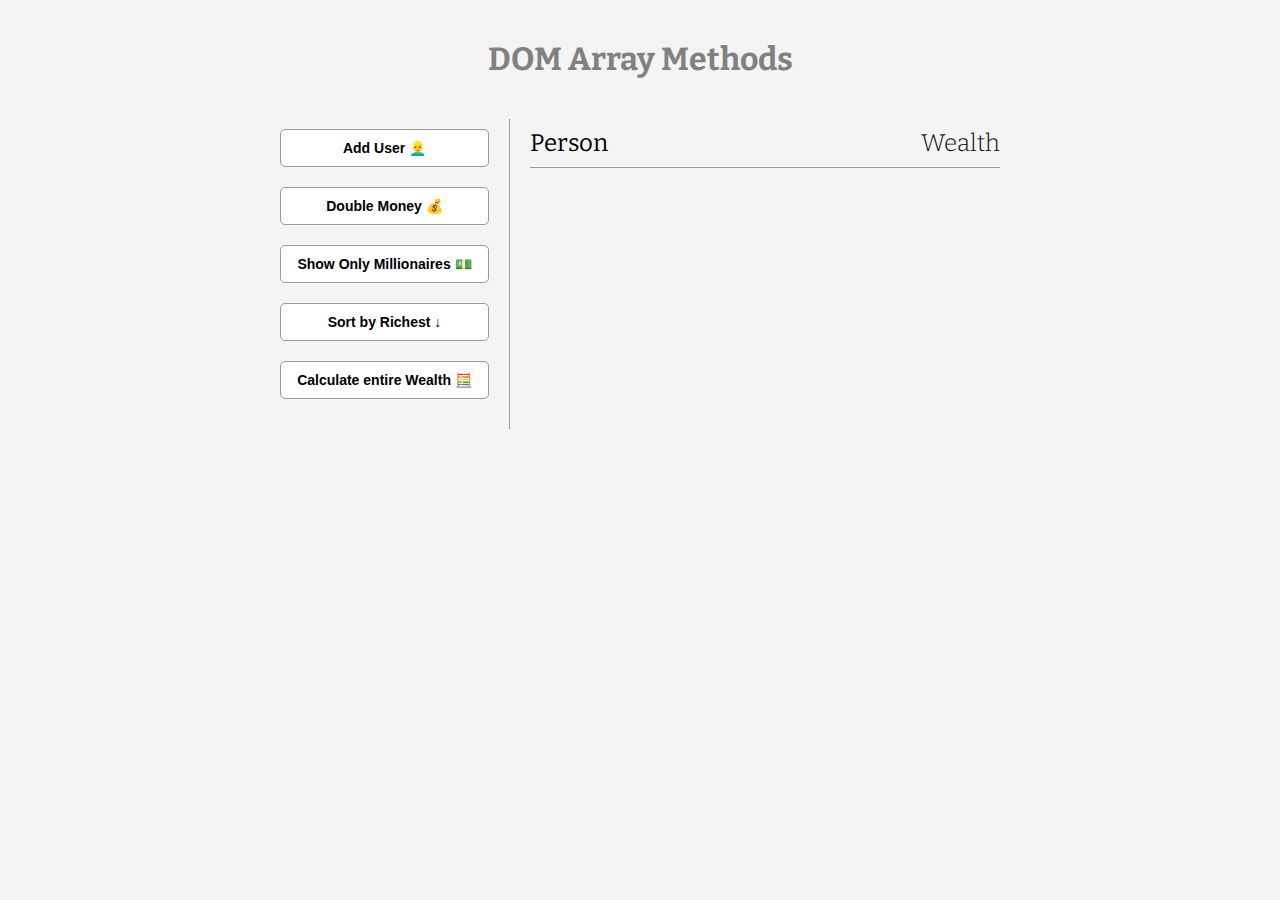
<file: array-methods/index.html>
<!DOCTYPE html>
<html lang="en">
  <head>
    <meta charset="UTF-8" />
    <meta name="viewport" content="width=device-width, initial-scale=1.0" />
    <meta http-equiv="X-UA-Compatible" content="ie=edge" />
    <link rel="stylesheet" href="style.css" />
    <title>DOM Array Methods</title>
  </head>
  <body>
    <h1>DOM Array Methods</h1>

    <div class="container">
      <aside>
        <button id="add-user">Add User 👱‍♂️</button>
        <button id="double">Double Money 💰</button>
        <button id="show-millionaires">Show Only Millionaires 💵</button>
        <button id="sort">Sort by Richest ↓</button>
        <button id="calculate-wealth">Calculate entire Wealth 🧮</button>
      </aside>

      <main id="main">
        <h2><strong>Person</strong> Wealth</h2>
      </main>
    </div>

    <script src="script.js"></script>
  </body>
</html>
</file>
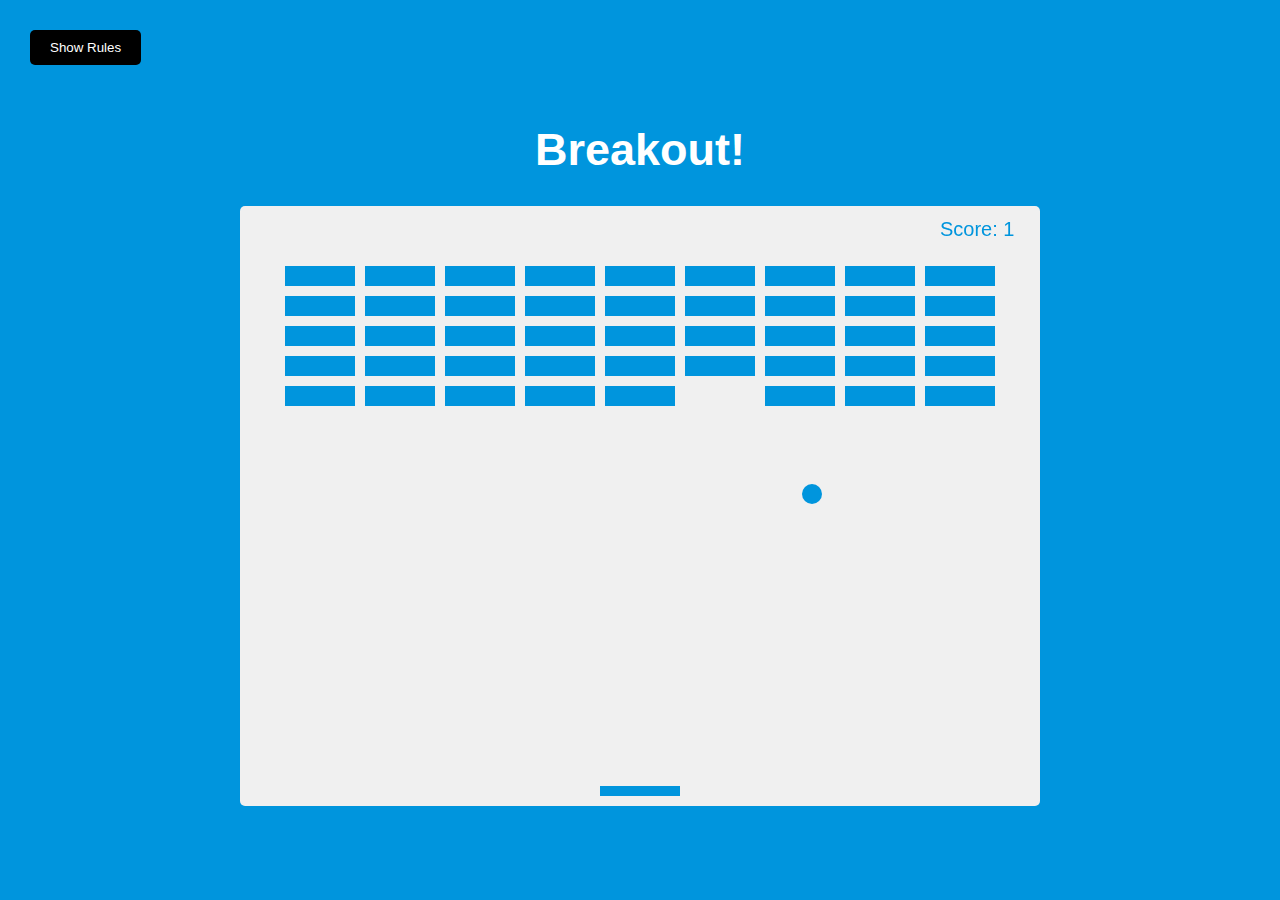
<file: breakout-game/index.html>
<!DOCTYPE html>
<html lang="en">
  <head>
    <meta charset="UTF-8" />
    <meta name="viewport" content="width=device-width, initial-scale=1.0" />
    <meta http-equiv="X-UA-Compatible" content="ie=edge" />
    <link rel="stylesheet" href="style.css" />
    <title>Breakout!</title>
  </head>
  <body>
    <h1>Breakout!</h1>
    <button id="rules-btn" class="btn rules-btn">Show Rules</button>
    <div id="rules" class="rules">
      <h2>How To Play:</h2>
      <p>
        Use your right and left keys to move the paddle to bounce the ball up
        and break the blocks.
      </p>
      <p>If you miss the ball, your score and the blocks will reset.</p>
      <button id="close-btn" class="btn">Close</button>
    </div>

    <canvas id="canvas" width="800" height="600"></canvas>

    <script src="script.js"></script>
  </body>
</html>
</file>
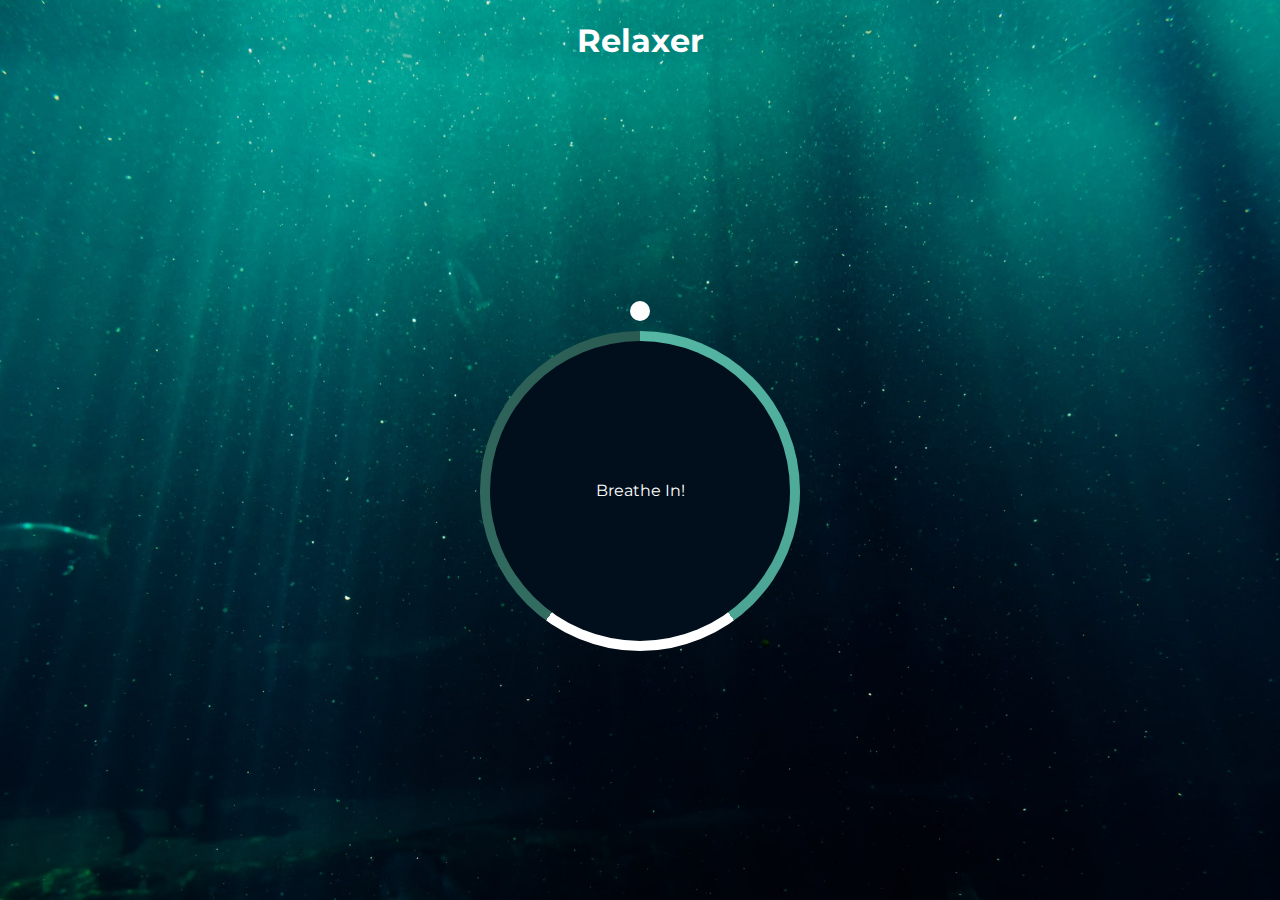
<file: breathing-app/index.html>
<!DOCTYPE html>
<html lang="en">
  <head>
    <meta charset="UTF-8" />
    <meta name="viewport" content="width=device-width, initial-scale=1.0" />
    <meta http-equiv="X-UA-Compatible" content="ie=edge" />
    <link rel="stylesheet" href="style.css" />
    <title>Relaxer</title>
  </head>
  <body>
    <h1>Relaxer</h1>

    <div class="container" id="container">
      <div class="circle"></div>

      <p id="text"></p>

      <div class="pointer-container">
        <span class="pointer"></span>
      </div>

      <div class="gradient-circle"></div>
    </div>

    <script src="script.js"></script>
  </body>
</html>
</file>
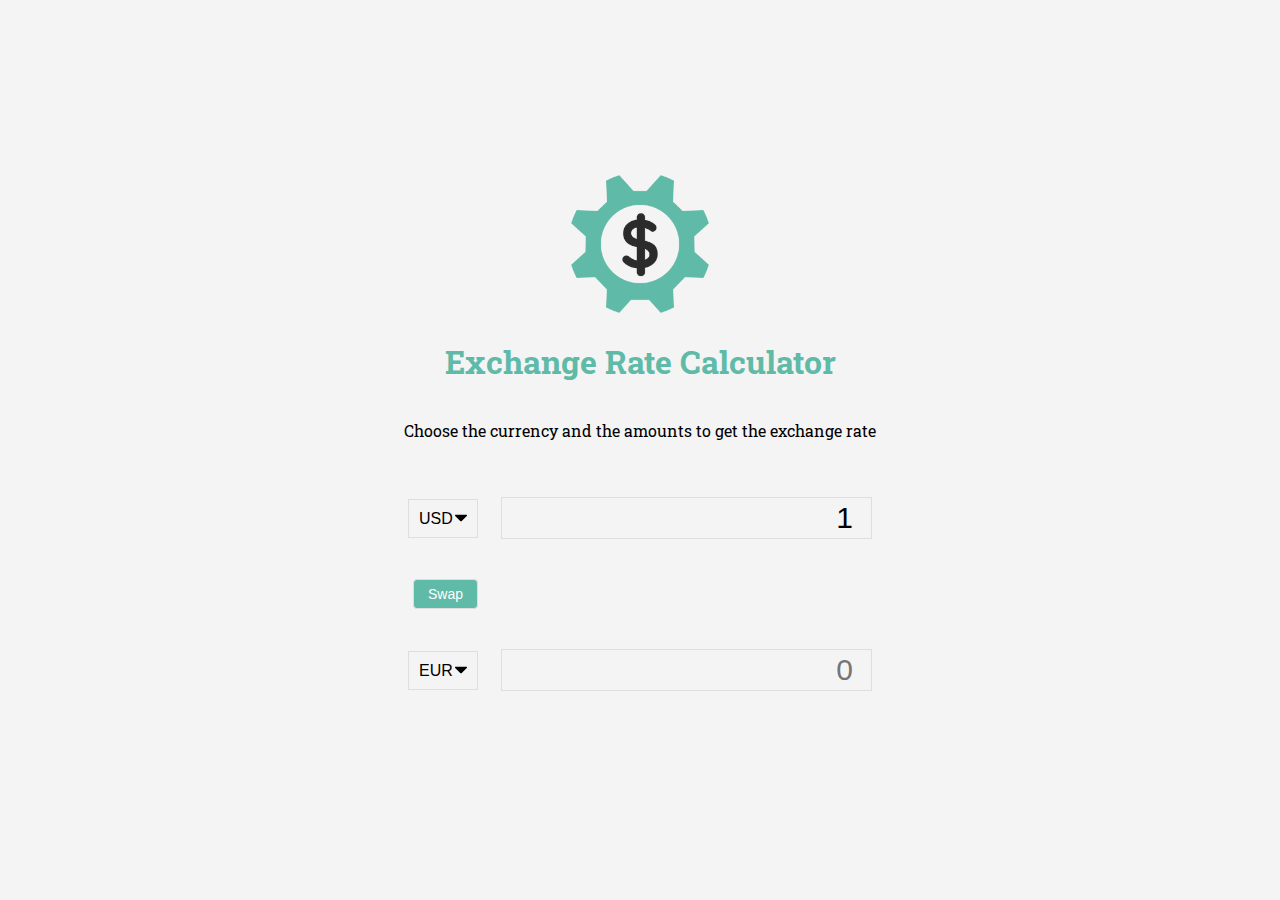
<file: exchange-rate-calculator/index.html>
<!DOCTYPE html>
<html lang="en">
  <head>
    <meta charset="UTF-8" />
    <meta name="viewport" content="width=device-width, initial-scale=1.0" />
    <meta http-equiv="X-UA-Compatible" content="ie=edge" />
    <title>Exchange Rate Calculator</title>
    <link rel="stylesheet" href="style.css" />
  </head>
  <body>
    <img src="img/money.png" alt="" class="money-img" />
    <h1>Exchange Rate Calculator</h1>
    <p>Choose the currency and the amounts to get the exchange rate</p>

    <div class="container">
      <div class="currency">
        <select id="currency-one">
          <option value="AED">AED</option>
          <option value="ARS">ARS</option>
          <option value="AUD">AUD</option>
          <option value="BGN">BGN</option>
          <option value="BRL">BRL</option>
          <option value="BSD">BSD</option>
          <option value="CAD">CAD</option>
          <option value="CHF">CHF</option>
          <option value="CLP">CLP</option>
          <option value="CNY">CNY</option>
          <option value="COP">COP</option>
          <option value="CZK">CZK</option>
          <option value="DKK">DKK</option>
          <option value="DOP">DOP</option>
          <option value="EGP">EGP</option>
          <option value="EUR">EUR</option>
          <option value="FJD">FJD</option>
          <option value="GBP">GBP</option>
          <option value="GTQ">GTQ</option>
          <option value="HKD">HKD</option>
          <option value="HRK">HRK</option>
          <option value="HUF">HUF</option>
          <option value="IDR">IDR</option>
          <option value="ILS">ILS</option>
          <option value="INR">INR</option>
          <option value="ISK">ISK</option>
          <option value="JPY">JPY</option>
          <option value="KRW">KRW</option>
          <option value="KZT">KZT</option>
          <option value="MXN">MXN</option>
          <option value="MYR">MYR</option>
          <option value="NOK">NOK</option>
          <option value="NZD">NZD</option>
          <option value="PAB">PAB</option>
          <option value="PEN">PEN</option>
          <option value="PHP">PHP</option>
          <option value="PKR">PKR</option>
          <option value="PLN">PLN</option>
          <option value="PYG">PYG</option>
          <option value="RON">RON</option>
          <option value="RUB">RUB</option>
          <option value="SAR">SAR</option>
          <option value="SEK">SEK</option>
          <option value="SGD">SGD</option>
          <option value="THB">THB</option>
          <option value="TRY">TRY</option>
          <option value="TWD">TWD</option>
          <option value="UAH">UAH</option>
          <option value="USD" selected>USD</option>
          <option value="UYU">UYU</option>
          <option value="VND">VND</option>
          <option value="ZAR">ZAR</option>
        </select>
        <input type="number" id="amount-one" placeholder="0" value="1" />
      </div>

      <div class="swap-rate-container">
        <button class="btn" id="swap">
          Swap
        </button>
        <div class="rate" id="rate"></div>
      </div>

      <div class="currency">
        <select id="currency-two">
          <option value="AED">AED</option>
          <option value="ARS">ARS</option>
          <option value="AUD">AUD</option>
          <option value="BGN">BGN</option>
          <option value="BRL">BRL</option>
          <option value="BSD">BSD</option>
          <option value="CAD">CAD</option>
          <option value="CHF">CHF</option>
          <option value="CLP">CLP</option>
          <option value="CNY">CNY</option>
          <option value="COP">COP</option>
          <option value="CZK">CZK</option>
          <option value="DKK">DKK</option>
          <option value="DOP">DOP</option>
          <option value="EGP">EGP</option>
          <option value="EUR" selected>EUR</option>
          <option value="FJD">FJD</option>
          <option value="GBP">GBP</option>
          <option value="GTQ">GTQ</option>
          <option value="HKD">HKD</option>
          <option value="HRK">HRK</option>
          <option value="HUF">HUF</option>
          <option value="IDR">IDR</option>
          <option value="ILS">ILS</option>
          <option value="INR">INR</option>
          <option value="ISK">ISK</option>
          <option value="JPY">JPY</option>
          <option value="KRW">KRW</option>
          <option value="KZT">KZT</option>
          <option value="MXN">MXN</option>
          <option value="MYR">MYR</option>
          <option value="NOK">NOK</option>
          <option value="NZD">NZD</option>
          <option value="PAB">PAB</option>
          <option value="PEN">PEN</option>
          <option value="PHP">PHP</option>
          <option value="PKR">PKR</option>
          <option value="PLN">PLN</option>
          <option value="PYG">PYG</option>
          <option value="RON">RON</option>
          <option value="RUB">RUB</option>
          <option value="SAR">SAR</option>
          <option value="SEK">SEK</option>
          <option value="SGD">SGD</option>
          <option value="THB">THB</option>
          <option value="TRY">TRY</option>
          <option value="TWD">TWD</option>
          <option value="UAH">UAH</option>
          <option value="USD">USD</option>
          <option value="UYU">UYU</option>
          <option value="VND">VND</option>
          <option value="ZAR">ZAR</option>
        </select>
        <input type="number" id="amount-two" placeholder="0" step="0.01" />
      </div>
    </div>

    <script src="script.js"></script>
  </body>
</html>
</file>
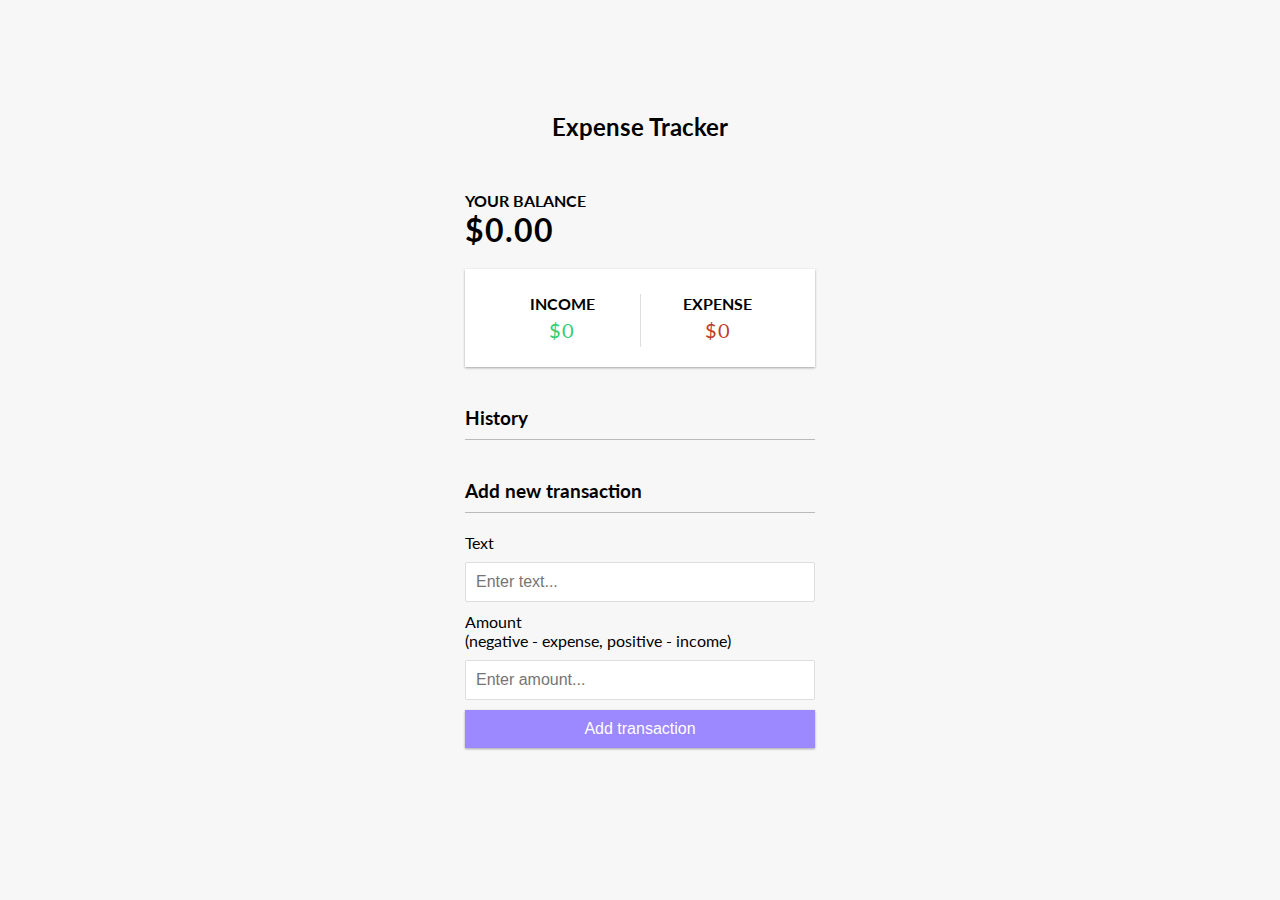
<file: expense-tracker/index.html>
<!DOCTYPE html>
<html lang="en">
  <head>
    <meta charset="UTF-8" />
    <meta name="viewport" content="width=device-width, initial-scale=1.0" />
    <meta http-equiv="X-UA-Compatible" content="ie=edge" />
    <link rel="stylesheet" href="style.css" />
    <title>Expense Tracker</title>
  </head>
  <body>
    <h2>Expense Tracker</h2>

    <div class="container">
      <h4>Your Balance</h4>
      <h1 id="balance">$0.00</h1>

      <div class="inc-exp-container">
        <div>
          <h4>Income</h4>
          <p id="money-plus" class="money plus">+$0.00</p>
        </div>
        <div>
          <h4>Expense</h4>
          <p id="money-minus" class="money minus">-$0.00</p>
        </div>
      </div>

      <h3>History</h3>
      <ul id="list" class="list"></ul>

      <h3>Add new transaction</h3>
      <form id="form">
        <div class="form-control">
          <label for="text">Text</label>
          <input type="text" id="text" placeholder="Enter text..." />
        </div>
        <div class="form-control">
          <label for="amount"
            >Amount <br />
            (negative - expense, positive - income)</label
          >
          <input type="number" id="amount" placeholder="Enter amount..." />
        </div>
        <button class="btn">Add transaction</button>
      </form>
    </div>

    <script src="script.js"></script>
  </body>
</html>
</file>
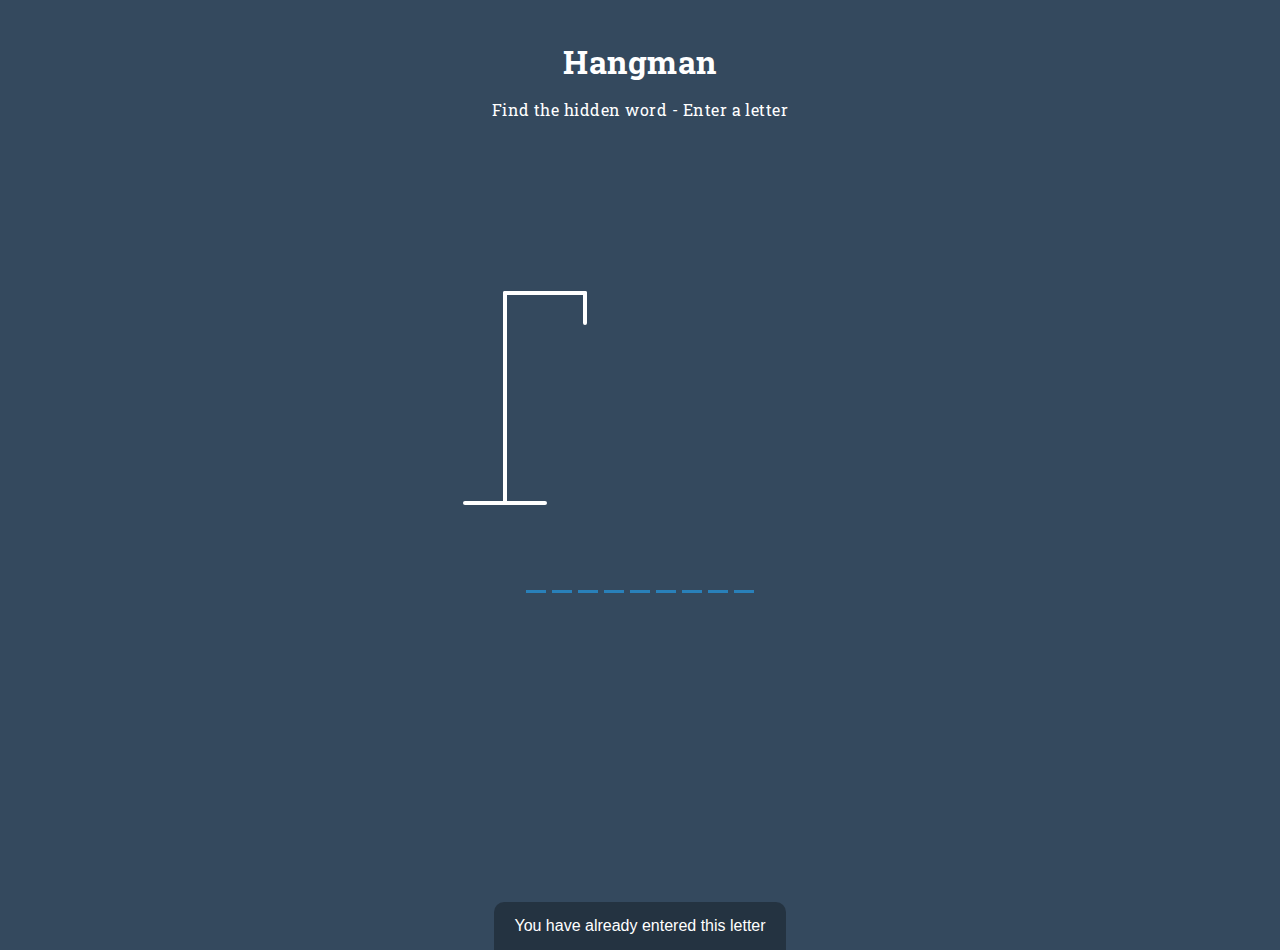
<file: hangman/index.html>
<!DOCTYPE html>
<html lang="en">
<head>
  <meta charset="UTF-8">
  <meta name="viewport" content="width=device-width, initial-scale=1.0">
  <meta http-equiv="X-UA-Compatible" content="ie=edge" />
  <link rel="stylesheet" href="style.css">
  <title>Hangman</title>
</head>
<body>
  <h1>Hangman</h1>
  <p>Find the hidden word - Enter a letter</p>
  <div class="game-container">
    <svg height="250" width="200" class="figure-container">
      <!-- Rod -->
      <line x1="60" y1="20" x2="140" y2="20" />
      <line x1="140" y1="20" x2="140" y2="50" />
      <line x1="60" y1="20" x2="60" y2="230" />
      <line x1="20" y1="230" x2="100" y2="230" />

      <!-- Head -->
      <circle cx="140" cy="70" r="20" class="figure-part" />
      <!-- Body -->
      <line x1="140" y1="90" x2="140" y2="150" class="figure-part" />
      <!-- Arms -->
      <line x1="140" y1="120" x2="120" y2="100" class="figure-part" />
      <line x1="140" y1="120" x2="160" y2="100" class="figure-part" />
      <!-- Legs -->
      <line x1="140" y1="150" x2="120" y2="180" class="figure-part" />
      <line x1="140" y1="150" x2="160" y2="180" class="figure-part" />
    </svg>

    <div class="wrong-letters-container">
      <div id="wrong-letters"></div>
    </div>

    <div class="word" id="word"></div>
  </div>

  <!-- Container for final message -->
  <div class="popup-container" id="popup-container">
    <div class="popup">
      <h2 id="final-message"></h2>
      <h3 id="final-message-reveal-word"></h3>
      <button id="play-button">Play Again</button>
    </div>
  </div>

  <!-- Notification -->
  <div class="notification-container" id="notification-container">
    <p>You have already entered this letter</p>
  </div>

  <script src="script.js"></script>
</body>
</html>
</file>
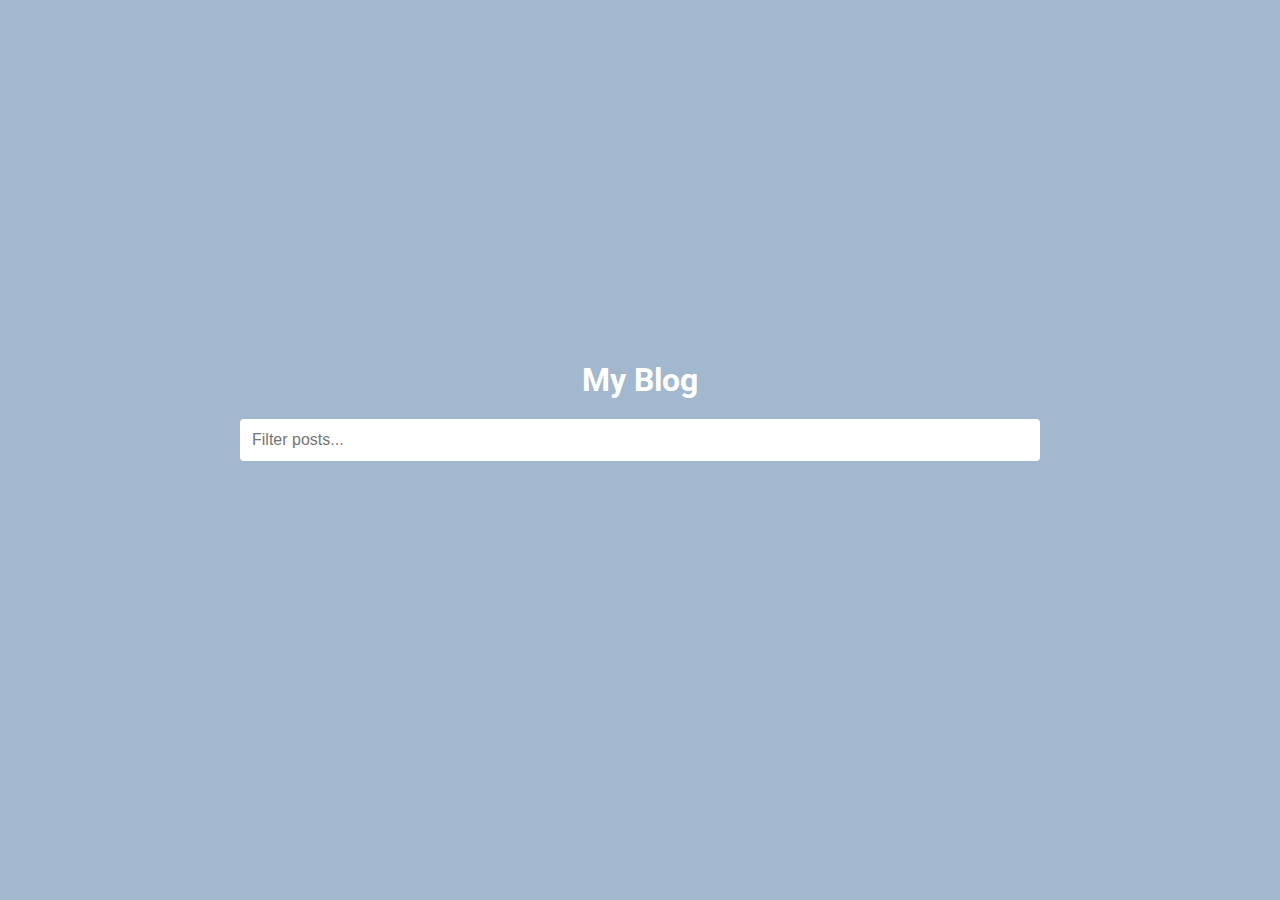
<file: infinite-scroll-blog/index.html>
<!DOCTYPE html>
<html lang="en">
  <head>
    <meta charset="UTF-8" />
    <meta name="viewport" content="width=device-width, initial-scale=1.0" />
    <meta http-equiv="X-UA-Compatible" content="ie=edge" />
    <link rel="stylesheet" href="style.css" />
    <title>My Blog</title>
  </head>
  <body>
    <h1>My Blog</h1>

    <div class="filter-container">
      <input
        type="text"
        id="filter"
        class="filter"
        placeholder="Filter posts..."
      />
    </div>

    <div id="posts-container"></div>

    <div class="loader">
      <div class="circle"></div>
      <div class="circle"></div>
      <div class="circle"></div>
    </div>

    <script src="script.js"></script>
  </body>
</html>
</file>
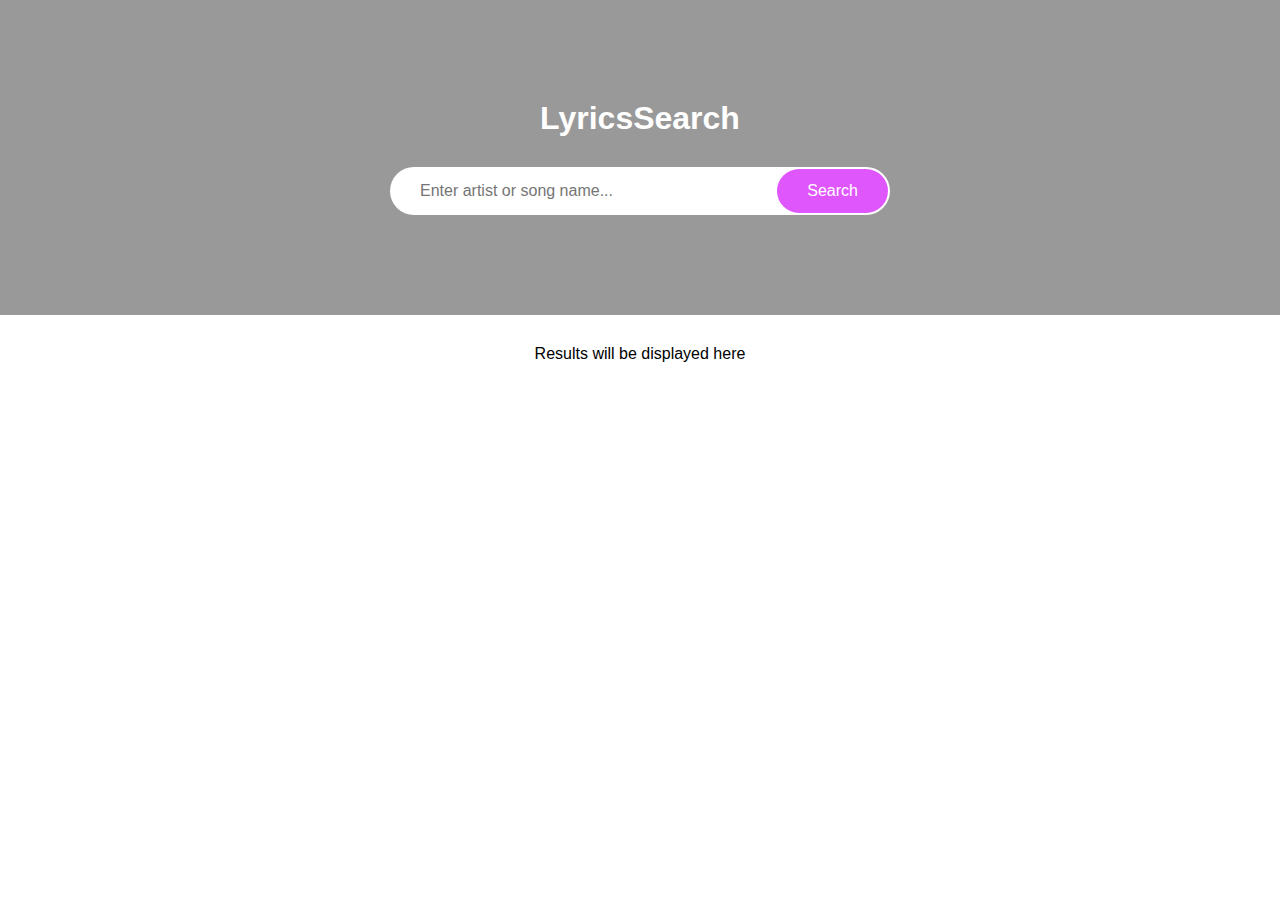
<file: lyrics-search/index.html>
<!DOCTYPE html>
<html lang="en">
  <head>
    <meta charset="UTF-8" />
    <meta name="viewport" content="width=device-width, initial-scale=1.0" />
    <meta http-equiv="X-UA-Compatible" content="ie=edge" />
    <link rel="stylesheet" href="style.css" />
    <title>LyricsSearch</title>
  </head>
  <body>
    <header>
      <h1>LyricsSearch</h1>

      <form id="form">
        <input
          type="text"
          id="search"
          placeholder="Enter artist or song name..."
        />
        <button>Search</button>
      </form>
    </header>

    <div id="result" class="container">
      <p>Results will be displayed here</p>
    </div>

    <div id="more" class="container centered"></div>

    <script src="script.js"></script>
  </body>
</html>
</file>
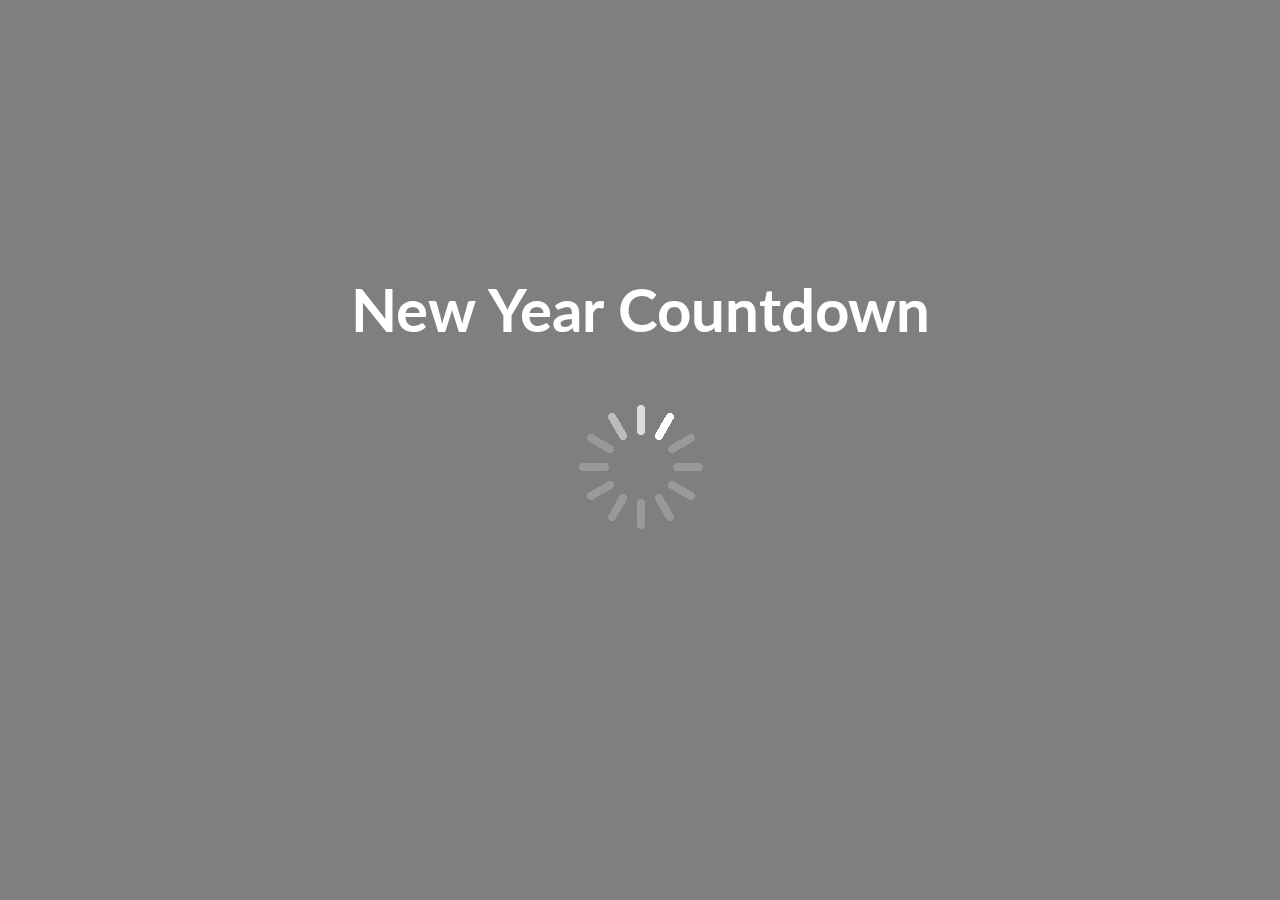
<file: new-year-countdown/index.html>
<!DOCTYPE html>
<html lang="en">
  <head>
    <meta charset="UTF-8" />
    <meta name="viewport" content="width=device-width, initial-scale=1.0" />
    <meta http-equiv="X-UA-Compatible" content="ie=edge" />
    <link rel="stylesheet" href="style.css" />
    <title>New Year Countdown</title>
  </head>
  <body>
    <div id="year" class="year"></div>

    <h1>New Year Countdown</h1>

    <div id="countdown" class="countdown">
      <div class="time">
        <h2 id="days">00</h2>
        <small>days</small>
      </div>
      <div class="time">
        <h2 id="hours">00</h2>
        <small>hours</small>
      </div>
      <div class="time">
        <h2 id="minutes">00</h2>
        <small>minutes</small>
      </div>
      <div class="time">
        <h2 id="seconds">00</h2>
        <small>seconds</small>
      </div>
    </div>

    <img
      src="./img/spinner.gif"
      alt="Loading..."
      id="loading"
      class="loading"
    />

    <script src="script.js"></script>
  </body>
</html>
</file>
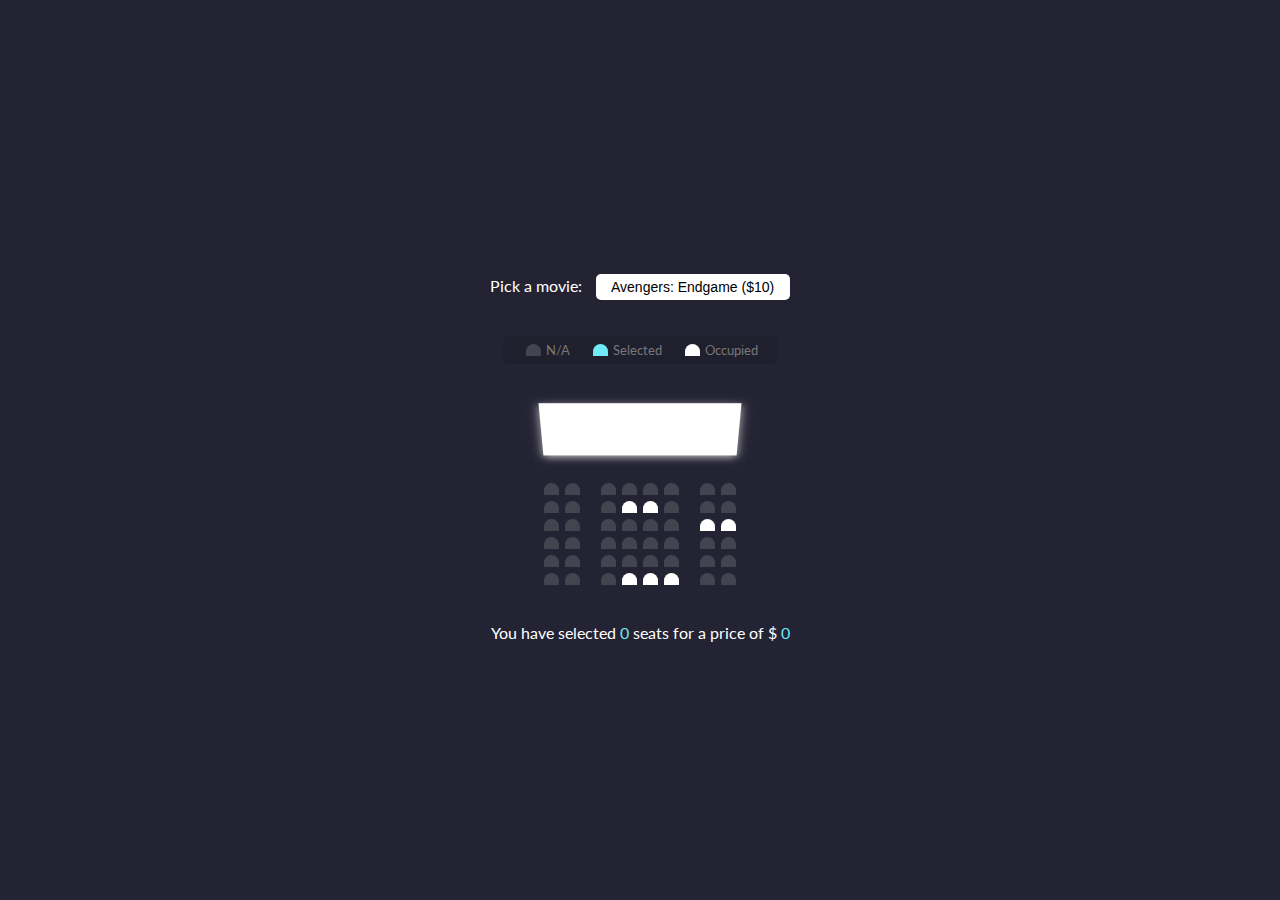
<file: seat-booking-app/index.html>
<!DOCTYPE html>
<html lang="en">
<head>
  <meta charset="UTF-8">
  <meta name="viewport" content="width=device-width, initial-scale=1.0">
  <meta http-equiv="X-UA-Compatible" content="ie=edge">
  <link rel="stylesheet" href="style.css">
  <title>Seat Booking</title>
</head>
<body>
  <div class="movie-container">
    <label>Pick a movie:</label>
    <select id="movie">
      <option value="10">Avengers: Endgame ($10)</option>
      <option value="12">Joker ($12)</option>
      <option value="8">Toy Story 4 ($8)</option>
      <option value="9">The Lion King ($9)</option>
    </select>
  </div>

  <ul class="showcase">
    <li>
      <div class="seat"></div>
      <small>N/A</small>
    </li>
    <li>
      <div class="seat selected"></div>
      <small>Selected</small>
    </li>
    <li>
      <div class="seat occupied"></div>
      <small>Occupied</small>
    </li>
  </ul>

  <div class="container">
    <div class="screen"></div>
    <div class="row">
      <div class="seat"></div>
      <div class="seat"></div>
      <div class="seat"></div>
      <div class="seat"></div>
      <div class="seat"></div>
      <div class="seat"></div>
      <div class="seat"></div>
      <div class="seat"></div>
    </div>
    <div class="row">
      <div class="seat"></div>
      <div class="seat"></div>
      <div class="seat"></div>
      <div class="seat occupied"></div>
      <div class="seat occupied"></div>
      <div class="seat"></div>
      <div class="seat"></div>
      <div class="seat"></div>
    </div>
    <div class="row">
      <div class="seat"></div>
      <div class="seat"></div>
      <div class="seat"></div>
      <div class="seat"></div>
      <div class="seat"></div>
      <div class="seat"></div>
      <div class="seat occupied"></div>
      <div class="seat occupied"></div>
    </div>
    <div class="row">
      <div class="seat"></div>
      <div class="seat"></div>
      <div class="seat"></div>
      <div class="seat"></div>
      <div class="seat"></div>
      <div class="seat"></div>
      <div class="seat"></div>
      <div class="seat"></div>
    </div>
    <div class="row">
      <div class="seat"></div>
      <div class="seat"></div>
      <div class="seat"></div>
      <div class="seat"></div>
      <div class="seat"></div>
      <div class="seat"></div>
      <div class="seat"></div>
      <div class="seat"></div>
    </div>
    <div class="row">
      <div class="seat"></div>
      <div class="seat"></div>
      <div class="seat"></div>
      <div class="seat occupied"></div>
      <div class="seat occupied"></div>
      <div class="seat occupied"></div>
      <div class="seat"></div>
      <div class="seat"></div>
    </div>
  </div>

  <p class="text">
    You have selected <span id="count">0</span> seats for a price of $ <span id="total">0</span>
  </p>

  <script src="script.js"></script>
</body>
</html>
</file>
<file: array-methods/style.css>
@import url('https://fonts.googleapis.com/css2?family=Bitter:wght@400;700&display=swap');

* {
  box-sizing: border-box;
}

body {
  background: #f4f4f4;
  font-family: 'Bitter', serif;
  display: flex;
  flex-direction: column;
  align-items: center;
  min-height: 100vh;
  margin: 0;
}

h1 {
  margin-top: 40px;
  color: #818181;
}

.container {
  display: flex;
  padding: 20px;
  margin: 0 auto;
  max-width: 100%;
  width: 800px;
}

aside {
  padding: 10px 20px;
  width: 250px;
  border-right: 1px solid #999;
}

button {
  cursor: pointer;
  background-color: #fff;
  border: solid 1px #999;
  border-radius: 5px;
  display: block;
  width: 100%;
  padding: 10px;
  margin-bottom: 20px;
  font-weight: bold;
  font-size: 14px;
}

main {
  flex: 1;
  padding: 10px 20px;
}

h2 {
  border-bottom: 1px solid #999;
  padding-bottom: 10px;
  display: flex;
  justify-content: space-between;
  font-weight: 300;
  margin: 0 0 20px;
}

h3 {
  background-color: #fff;
  border-bottom: 1px solid #999;
  padding: 10px;
  display: flex;
  justify-content: space-between;
  font-weight: 300;
  margin: 20px 0 0;
}

.person {
  display: flex;
  justify-content: space-between;
  font-size: 20px;
  margin-bottom: 10px;
}
</file>
<file: breakout-game/style.css>
* {
  box-sizing: border-box;
}

body {
  background-color: #0095dd;
  display: flex;
  flex-direction: column;
  align-items: center;
  justify-content: center;
  font-family: Arial, Helvetica, sans-serif;
  min-height: 100vh;
  margin: 0;
}

h1 {
  font-size: 45px;
  color: #fff;
}

canvas {
  background: #f0f0f0;
  display: block;
  border-radius: 5px;
}

.btn {
  cursor: pointer;
  border: 0;
  padding: 10px 20px;
  background: #000;
  color: #fff;
  border-radius: 5px;
}

.btn:focus {
  outline: 0;
}

.btn:hover {
  background: #222;
}

.btn:active {
  transform: scale(0.98);
}

.rules-btn {
  position: absolute;
  top: 30px;
  left: 30px;
}

.rules {
  position: absolute;
  top: 0;
  left: 0;
  background: #333;
  color: #fff;
  min-height: 100vh;
  width: 400px;
  padding: 20px;
  line-height: 1.5;
  transform: translateX(-400px);
  transition: transform 1s ease-in-out;
}

.rules.show {
  transform: translateX(0);
}
</file>
<file: breathing-app/style.css>
@import url('https://fonts.googleapis.com/css?family=Montserrat&display=swap');

* {
  box-sizing: border-box;
}

body {
  background: #224941 url('./img/bg.jpg') no-repeat center center/cover;
  color: #fff;
  font-family: 'Montserrat', sans-serif;
  min-height: 100vh;
  overflow: hidden;
  display: flex;
  flex-direction: column;
  align-items: center;
  margin: 0;
}

.container {
  display: flex;
  align-items: center;
  justify-content: center;
  margin: auto;
  height: 300px;
  width: 300px;
  position: relative;
  transform: scale(1);
}

.circle {
  background-color: #010f1c;
  height: 100%;
  width: 100%;
  border-radius: 50%;
  position: absolute;
  top: 0;
  left: 0;
  z-index: -1;
}

.gradient-circle {
  background: conic-gradient(
    #55b7a4 0%,
    #4ca493 40%,
    #fff 40%,
    #fff 60%,
    #336d62 60%,
    #2a5b52 100%
  );
  height: 320px;
  width: 320px;
  z-index: -2;
  border-radius: 50%;
  position: absolute;
  top: -10px;
  left: -10px;
}

.pointer {
  background-color: #fff;
  border-radius: 50%;
  height: 20px;
  width: 20px;
  display: block;
}

.pointer-container {
  position: absolute;
  top: -40px;
  left: 140px;
  width: 20px;
  height: 190px;
  animation: rotate 7.5s linear forwards infinite;
  transform-origin: bottom center;
}

@keyframes rotate {
  from {
    transform: rotate(0deg);
  }

  to {
    transform: rotate(360deg);
  }
}

.container.grow {
  animation: grow 3s linear forwards;
}

@keyframes grow {
  from {
    transform: scale(1);
  }

  to {
    transform: scale(1.2);
  }
}

.container.shrink {
  animation: shrink 3s linear forwards;
}

@keyframes shrink {
  from {
    transform: scale(1.2);
  }

  to {
    transform: scale(1);
  }
}
</file>
<file: exchange-rate-calculator/style.css>
@import url('https://fonts.googleapis.com/css?family=Roboto+Slab:400,500,600,700&display=swap');

:root {
  --primary-color: #5fbaa7;
}

* {
  box-sizing: border-box;
}

body {
  display: flex;
  flex-direction: column;
  height: 100vh;
  margin: 0;
  padding: 20px;
  align-items: center;
  justify-content: center;
  background-color: #f4f4f4;
  font-family: 'Roboto Slab', serif;
}

h1 {
  color: var(--primary-color);
}

p {
  text-align: center;
}

.btn {
  margin-left: 5px;
  padding: 6px 14px;
  color: #fff;
  background: var(--primary-color);
  cursor: pointer;
  border: 1px solid #dedede;
  border-radius: 4px;
  font-size: 14px;
}

.money-img {
  width: 150px;
}


.currency {
  padding: 40px 0;
  display: flex;
  align-items: center;
  justify-content: space-between;
}

.currency select {
  padding: 10px 20px 10px 10px;
  -moz-appearance: none;
  -webkit-appearance: none;
  appearance: none;
  border: 1px solid #dedede;
  font-size: 16px;
  background: transparent;
  background-image: url('data:image/svg+xml;charset=US-ASCII,%3Csvg%20xmlns%3D%22http%3A%2F%2Fwww.w3.org%2F2000%2Fsvg%22%20width%3D%22292.4%22%20height%3D%22292.4%22%3E%3Cpath%20fill%3D%22%20000002%22%20d%3D%22M287%2069.4a17.6%2017.6%200%200%200-13-5.4H18.4c-5%200-9.3%201.8-12.9%205.4A17.6%2017.6%200%200%200%200%2082.2c0%205%201.8%209.3%205.4%2012.9l128%20127.9c3.6%203.6%207.8%205.4%2012.8%205.4s9.2-1.8%2012.8-5.4L287%2095c3.5-3.5%205.4-7.8%205.4-12.8%200-5-1.9-9.2-5.5-12.8z%22%2F%3E%3C%2Fsvg%3E');
  background-position: right 10px top 50%, 0, 0;
  background-size: 12px auto, 100%;
  background-repeat: no-repeat;
}

.currency input {
  width: 80%;
  padding: 3px;
  border: 1px solid #dedede;
  background: transparent;
  font-size: 30px;
  text-align: right;
}

.swap-rate-container {
  display: flex;
  align-items: center;
  justify-content: space-between;
}

.rate {
  color: var(--primary-color);
  font-size: 14px;
  padding: 0 10px;
}

select:focus,
input:focus,
button:focus {
  outline: 0;
}

@media (max-width: 600px) {
  .currency input {
    width: 200px;
    margin-left: 15px;
  }
}
</file>
<file: expense-tracker/style.css>
@import url('https://fonts.googleapis.com/css?family=Lato&display=swap');

:root {
  --box-shadow: 0 1px 3px rgba(0, 0, 0, 0.12), 0 1px 2px rgba(0, 0, 0, 0.24);
}

* {
  box-sizing: border-box;
}

body {
  background-color: #f7f7f7;
  display: flex;
  flex-direction: column;
  align-items: center;
  justify-content: center;
  min-height: 100vh;
  margin: 0;
  font-family: 'Lato', sans-serif;
}

.container {
  margin: 30px auto;
  width: 350px;
}

h1 {
  letter-spacing: 1px;
  margin: 0;
}

h3 {
  border-bottom: 1px solid #bbb;
  padding-bottom: 10px;
  margin: 40px 0 10px;
}

h4 {
  margin: 0;
  text-transform: uppercase;
}

.inc-exp-container {
  background-color: #fff;
  box-shadow: var(--box-shadow);
  padding: 20px;
  display: flex;
  justify-content: space-between;
  margin: 20px 0;
}

.inc-exp-container > div {
  flex: 1;
  text-align: center;
  margin-top: 5px;
}

.inc-exp-container > div:first-of-type {
  border-right: 1px solid #dedede;
}

.money {
  font-size: 20px;
  letter-spacing: 1px;
  margin: 5px 0;
}

.money.plus {
  color: #2ecc71;
}

.money.minus {
  color: #c0392b;
}

label {
  display: inline-block;
  margin: 10px 0;
}

input[type='text'],
input[type='number'] {
  border: 1px solid #dedede;
  border-radius: 2px;
  display: block;
  font-size: 16px;
  padding: 10px;
  width: 100%;
}

.btn {
  cursor: pointer;
  background-color: #9c88ff;
  box-shadow: var(--box-shadow);
  color: #fff;
  border: 0;
  display: block;
  font-size: 16px;
  margin: 10px 0 30px;
  padding: 10px;
  width: 100%;
}

.btn:focus,
.delete-btn:focus {
  outline: 0;
}

.list {
  list-style-type: none;
  padding: 0;
  margin-bottom: 40px;
}

.list li {
  background-color: #fff;
  box-shadow: var(--box-shadow);
  color: #333;
  display: flex;
  justify-content: space-between;
  position: relative;
  padding: 10px;
  margin: 10px 0;
}

.list li.plus {
  border-right: 5px solid #2ecc71;
}

.list li.minus {
  border-right: 5px solid #c0392b;
}

.delete-btn {
  cursor: pointer;
  background-color: #e74c3c;
  border: 0;
  color: #fff;
  font-size: 16px;
  font-weight: 600;
  padding: 2px 5px 3px;
  position: absolute;
  top: 50%;
  left: 0;
  transform: translate(-100%, -50%);
  opacity: 0;
  transition: opacity 0.3s ease;
}

.list li:hover .delete-btn {
  opacity: 1;
}
</file>
<file: hangman/style.css>
@import url('https://fonts.googleapis.com/css2?family=Roboto+Slab:wght@400;600&display=swap');

* {
  box-sizing: border-box;
}

body {
  background-color: #34495e;
  color: #fff;
  font-family: 'Roboto Slab', serif;
  letter-spacing: 0.03rem;
  display: flex;
  flex-direction: column;
  align-items: center;
  height: 80vh;
  margin: 0;
  overflow: hidden;
}

h1 {
  margin: 40px 0 0;
}

.game-container {
  padding: 20px 30px;
  position: relative;
  margin: auto;
  height: 350px;
  width: 450px;
}

.figure-container {
  fill: transparent;
  stroke: #fff;
  stroke-width: 4px;
  stroke-linecap: round;
}

.figure-part {
  display: none;
}

.wrong-letters-container {
  position: absolute;
  top: 20px;
  right: 20px;
  display: flex;
  flex-direction: column;
  text-align: right;
}

.wrong-letters-container p {
  margin: 0 0 5px;
}

.wrong-letters-container span {
  font-size: 24px;
}

.word {
  display: flex;
  position: absolute;
  bottom: 10px;
  left: 50%;
  transform: translateX(-50%);
}

.letter {
  border-bottom: 3px solid #2980b9;
  display: inline-flex;
  font-size: 30px;
  align-items: center;
  justify-content: center;
  margin: 0 3px;
  height: 50px;
  width: 20px;
}

.popup-container {
  background-color: rgba(0, 0, 0, 0.3);
  position: fixed;
  top: 0;
  bottom: 0;
  left: 0;
  right: 0;
  /* display: flex; */
  display: none;
  align-items: center;
  justify-content: center;
}

.popup {
  background: #2980b9;
  border-radius: 5px;
  box-shadow: 0 15px 10px 3px rgba(0, 0, 0, 0.1);
  padding: 20px 40px 25px;
  text-align: center;
}

.popup button {
  cursor: pointer;
  background-color: #fff;
  color: #2980b9;
  border: 0;
  border-radius: 2px;
  margin-top: 20px;
  padding: 12px 22px;
  font-family: 'Roboto Slab', serif;
  font-size: 16px;
}

.popup button:active {
  transform: scale(0.98);
}

.notification-container {
  background-color: rgba(0, 0, 0, 0.3);
  border-radius: 10px 10px 0 0;
  padding: 15px 20px;
  position: absolute;
  bottom: -50px;
  transition: transform 0.3s ease-in-out;
  font-family: Arial, Helvetica, sans-serif;
  letter-spacing: 0;
}

.notification-container p {
  margin: 0;
}

.notification-container.show {
  transform: translateY(-50px);
}
</file>
<file: infinite-scroll-blog/style.css>
@import url('https://fonts.googleapis.com/css?family=Roboto&display=swap');

* {
  box-sizing: border-box;
}

body {
  background-color: #a2b8ce;
  color: #fff;
  font-family: 'Roboto', sans-serif;
  display: flex;
  flex-direction: column;
  align-items: center;
  justify-content: center;
  min-height: 100vh;
  margin: 0;
  padding-bottom: 100px;
}

h1 {
  margin-bottom: 0;
  text-align: center;
}

.filter-container {
  margin-top: 20px;
  width: 80vw;
  max-width: 800px;
}

.filter {
  width: 100%;
  padding: 12px;
  font-size: 16px;
  border: 0;
  border-radius: 4px;
}

.post {
  position: relative;
  background-color: #628eb4;
  box-shadow: 0 2px 4px rgba(0, 0, 0, 0.3);
  border-radius: 3px;
  padding: 20px;
  margin: 40px 0;
  display: flex;
  width: 80vw;
  max-width: 800px;
}

.post .post-title {
  margin: 0;
}

.post .post-body {
  margin: 15px 0 0;
  line-height: 1.3;
}

.post .post-info {
  margin-left: 20px;
}

.post .number {
  position: absolute;
  top: -15px;
  left: -15px;
  font-size: 15px;
  width: 40px;
  height: 40px;
  border-radius: 50%;
  background: #fff;
  color: #296ca8;
  display: flex;
  align-items: center;
  justify-content: center;
  padding: 7px 10px;
}

.loader {
  opacity: 0;
  display: flex;
  position: fixed;
  bottom: 50px;
  transition: opacity 0.3s ease-in;
}

.loader.show {
  opacity: 1;
}

.circle {
  background-color: #fff;
  width: 10px;
  height: 10px;
  border-radius: 50%;
  margin: 5px;
  animation: bounce 0.5s ease-in infinite;
}

.circle:nth-of-type(2) {
  animation-delay: 0.1s;
}

.circle:nth-of-type(3) {
  animation-delay: 0.2s;
}

@keyframes bounce {
  0%,
  100% {
    transform: translateY(0);
  }

  50% {
    transform: translateY(-10px);
  }
}
</file>
<file: lyrics-search/style.css>
* {
  box-sizing: border-box;
}

body {
  background-color: #fff;
  font-family: Arial, Helvetica, sans-serif;
  margin: 0;
}

button {
  cursor: pointer;
}

button:active {
  transform: scale(0.95);
}

input:focus,
button:focus {
  outline: none;
}

header {
  background-image: url('https://images.unsplash.com/photo-1510915361894-db8b60106cb1?ixlib=rb-1.2.1&ixid=eyJhcHBfaWQiOjEyMDd9&auto=format&fit=crop&w=1350&q=80');
  background-repeat: no-repeat;
  background-size: cover;
  background-position: center center;
  color: #fff;
  display: flex;
  flex-direction: column;
  align-items: center;
  justify-content: center;
  padding: 100px 0;
  position: relative;
}

header::after {
  content: '';
  position: absolute;
  top: 0;
  left: 0;
  height: 100%;
  width: 100%;
  background-color: rgba(0, 0, 0, 0.4);
}

header * {
  z-index: 1;
}

header h1 {
  margin: 0 0 30px;
}

form {
  position: relative;
  width: 500px;
  max-width: 100%;
}

form input {
  border: 0;
  border-radius: 50px;
  font-size: 16px;
  padding: 15px 30px;
  width: 100%;
}

form button {
  position: absolute;
  top: 2px;
  right: 2px;
  background-color: #e056fd;
  border: 0;
  border-radius: 50px;
  color: #fff;
  font-size: 16px;
  padding: 13px 30px;
}

.btn {
  background-color: #8d56fd;
  border: 0;
  border-radius: 10px;
  color: #fff;
  padding: 4px 10px;
}

ul.songs {
  list-style-type: none;
  padding: 0;
}

ul.songs li {
  display: flex;
  align-items: center;
  justify-content: space-between;
  margin: 10px 0;
}

.container {
  margin: 30px auto;
  max-width: 100%;
  width: 500px;
}

.container h2 {
  font-weight: 300;
}

.container p {
  text-align: center;
}

.centered {
  display: flex;
  justify-content: center;
}

.centered button {
  transform: scale(1.3);
  margin: 15px;
}
</file>
<file: new-year-countdown/style.css>
@import url('https://fonts.googleapis.com/css?family=Lato&display=swap');

* {
  box-sizing: border-box;
}

body {
  background-image: url('https://images.unsplash.com/photo-1467810563316-b5476525c0f9?ixlib=rb-1.2.1&ixid=eyJhcHBfaWQiOjEyMDd9&auto=format&fit=crop&w=1349&q=80');
  background-repeat: no-repeat;
  background-size: cover;
  background-position: center center;
  height: 100vh;
  color: #fff;
  font-family: 'Lato', sans-serif;
  display: flex;
  flex-direction: column;
  align-items: center;
  justify-content: center;
  text-align: center;
  margin: 0;
  overflow: hidden;
}

/* Add a dark overlay */
body::after {
  content: '';
  position: absolute;
  top: 0;
  left: 0;
  width: 100%;
  height: 100%;
  background-color: rgba(0, 0, 0, 0.5);
}

body * {
  z-index: 1;
}

h1 {
  font-size: 60px;
  margin: -80px 0 40px;
}

.year {
  font-size: 200px;
  z-index: -1;
  opacity: 0.2;
  position: absolute;
  bottom: 20px;
  left: 50%;
  transform: translateX(-50%);
}

.countdown {
  /* display: flex; */
  display: none;
  transform: scale(2);
}

.time {
  display: flex;
  flex-direction: column;
  align-items: center;
  justify-content: center;
  margin: 15px;
}

.time h2 {
  margin: 0 0 5px;
}

@media (max-width: 500px) {
  h1 {
    font-size: 45px;
  }

  .time {
    margin: 5px;
  }

  .time h2 {
    font-size: 12px;
    margin: 0;
  }

  .time small {
    font-size: 10px;
  }
}
</file>
<file: seat-booking-app/style.css>
@import url('https://fonts.googleapis.com/css?family=Lato&display=swap');

* {
  box-sizing: border-box;
}

body {
  display: flex;
  flex-direction: column;
  height: 100vh;
  margin: 0;
  align-items: center;
  justify-content: center;
  background-color: #242333;
  color: #fff;
  font-family: 'Lato', sans-serif;
}

.movie-container {
  margin: 20px 0;
}

.movie-container select {
  margin-left: 10px;
  padding: 5px 15px 5px 15px;
  background-color: #fff;
  border: 0;
  border-radius: 5px;
  font-size: 14px;
  -moz-appearance: none;
  -webkit-appearance: none;
  appearance: none;
}

.container {
  perspective: 1000px;
  margin-bottom: 30px;
}

.seat {
  margin: 3px;
  height: 12px;
  width: 15px;
  background-color: #444451;
  border-top-left-radius: 10px;
  border-top-right-radius: 10px;
}

.seat.selected {
  background-color: #6feaf6;
}

.seat.occupied {
  background-color: #fff;
}

.seat:nth-of-type(2) {
  margin-right: 18px;
}

.seat:nth-last-of-type(2) {
  margin-left: 18px;
}

.seat:not(.occupied):hover {
  cursor: pointer;
  transform: scale(1.2);
}

.showcase .seat:not(.occupied):hover {
  cursor: default;
  transform: scale(1);
}

.showcase {
  display: flex;
  justify-content: space-between;
  padding: 5px 10px;
  background: rgba(0, 0, 0, 0.1);
  border-radius: 5px;
  color: #777;
  list-style-type: none;
}

.showcase li {
  display: flex;
  align-items: center;
  justify-content: center;
  margin: 0 10px;
}

.showcase li small {
  margin-left: 2px;
}

.row {
  display: flex;
}


.screen {
  background-color: #fff;
  height: 70px;
  width: 100%;
  margin: 15px 0;
  transform: rotateX(-45deg);
  box-shadow: 0 3px 10px rgba(255, 255, 255, 0.7);
}

p.text {
  margin: 5px 0;
}

p.text span {
  color: #6feaf6;
}
</file>
